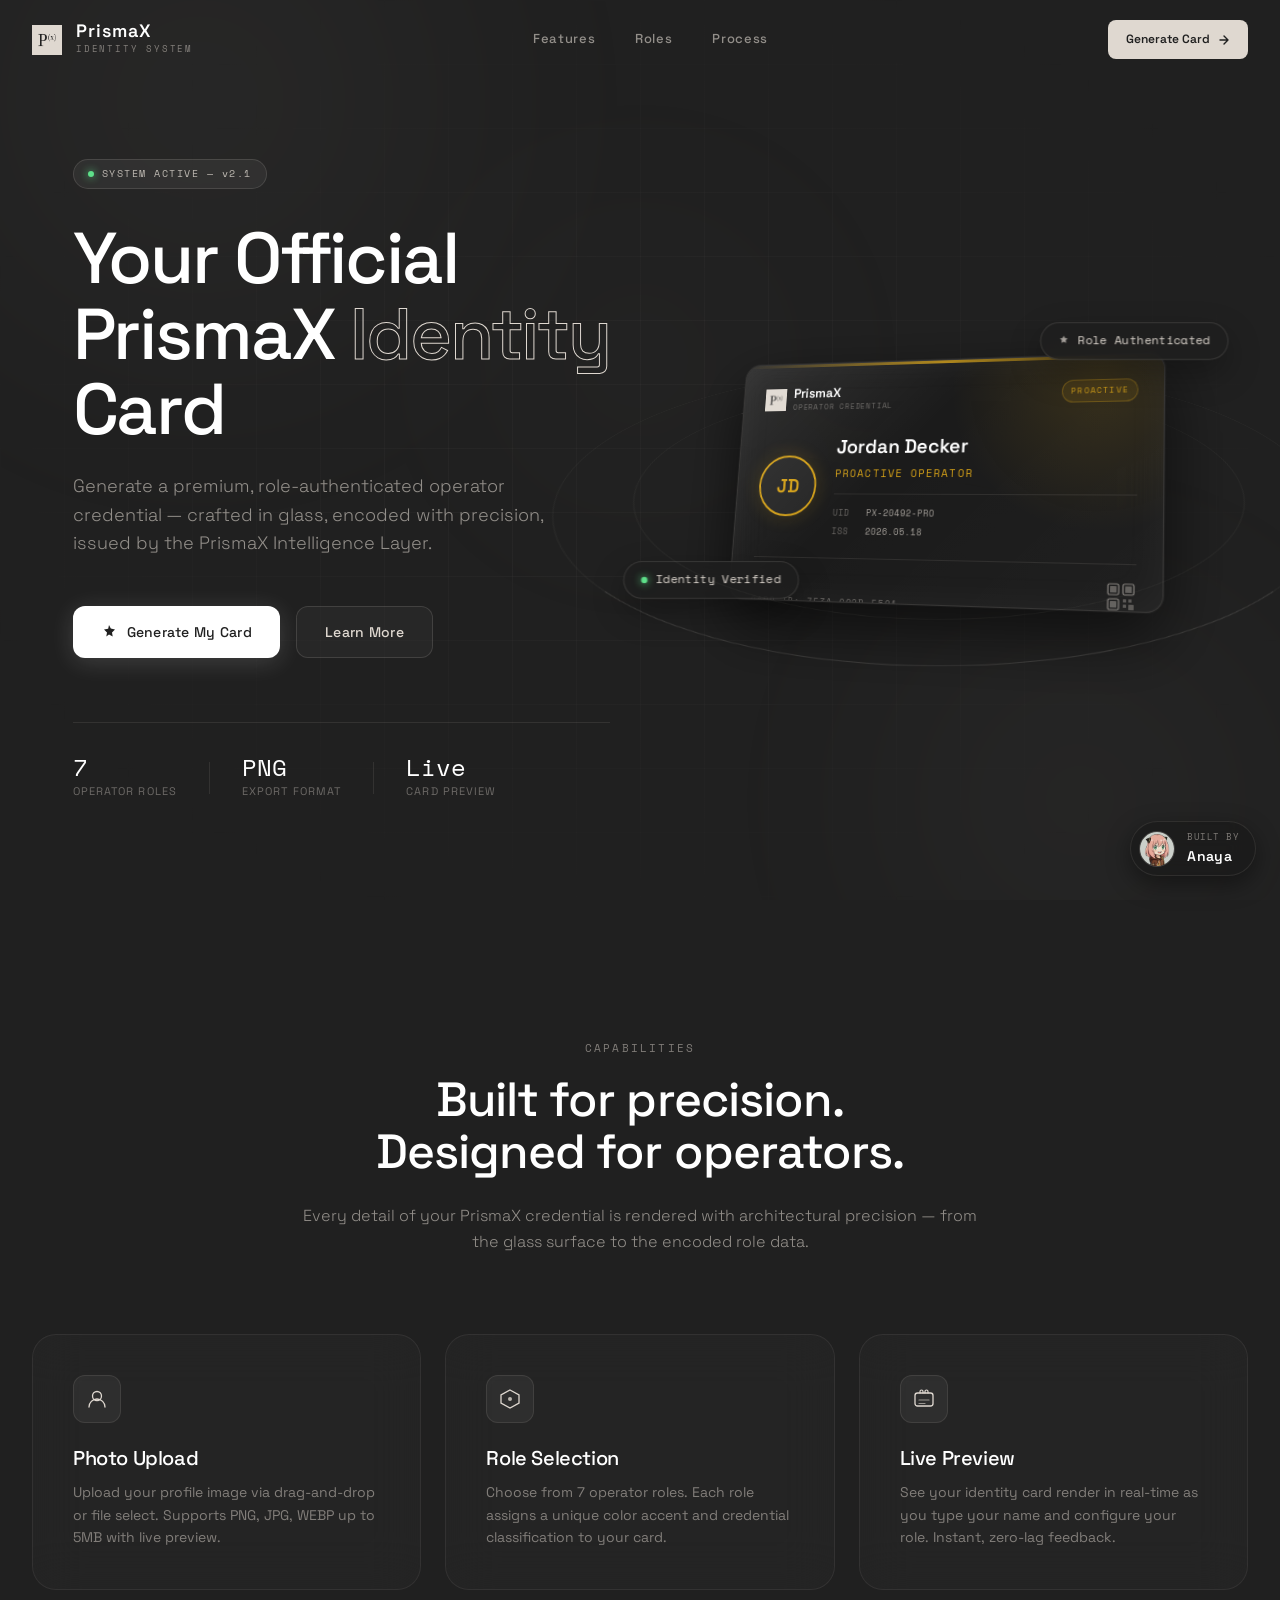
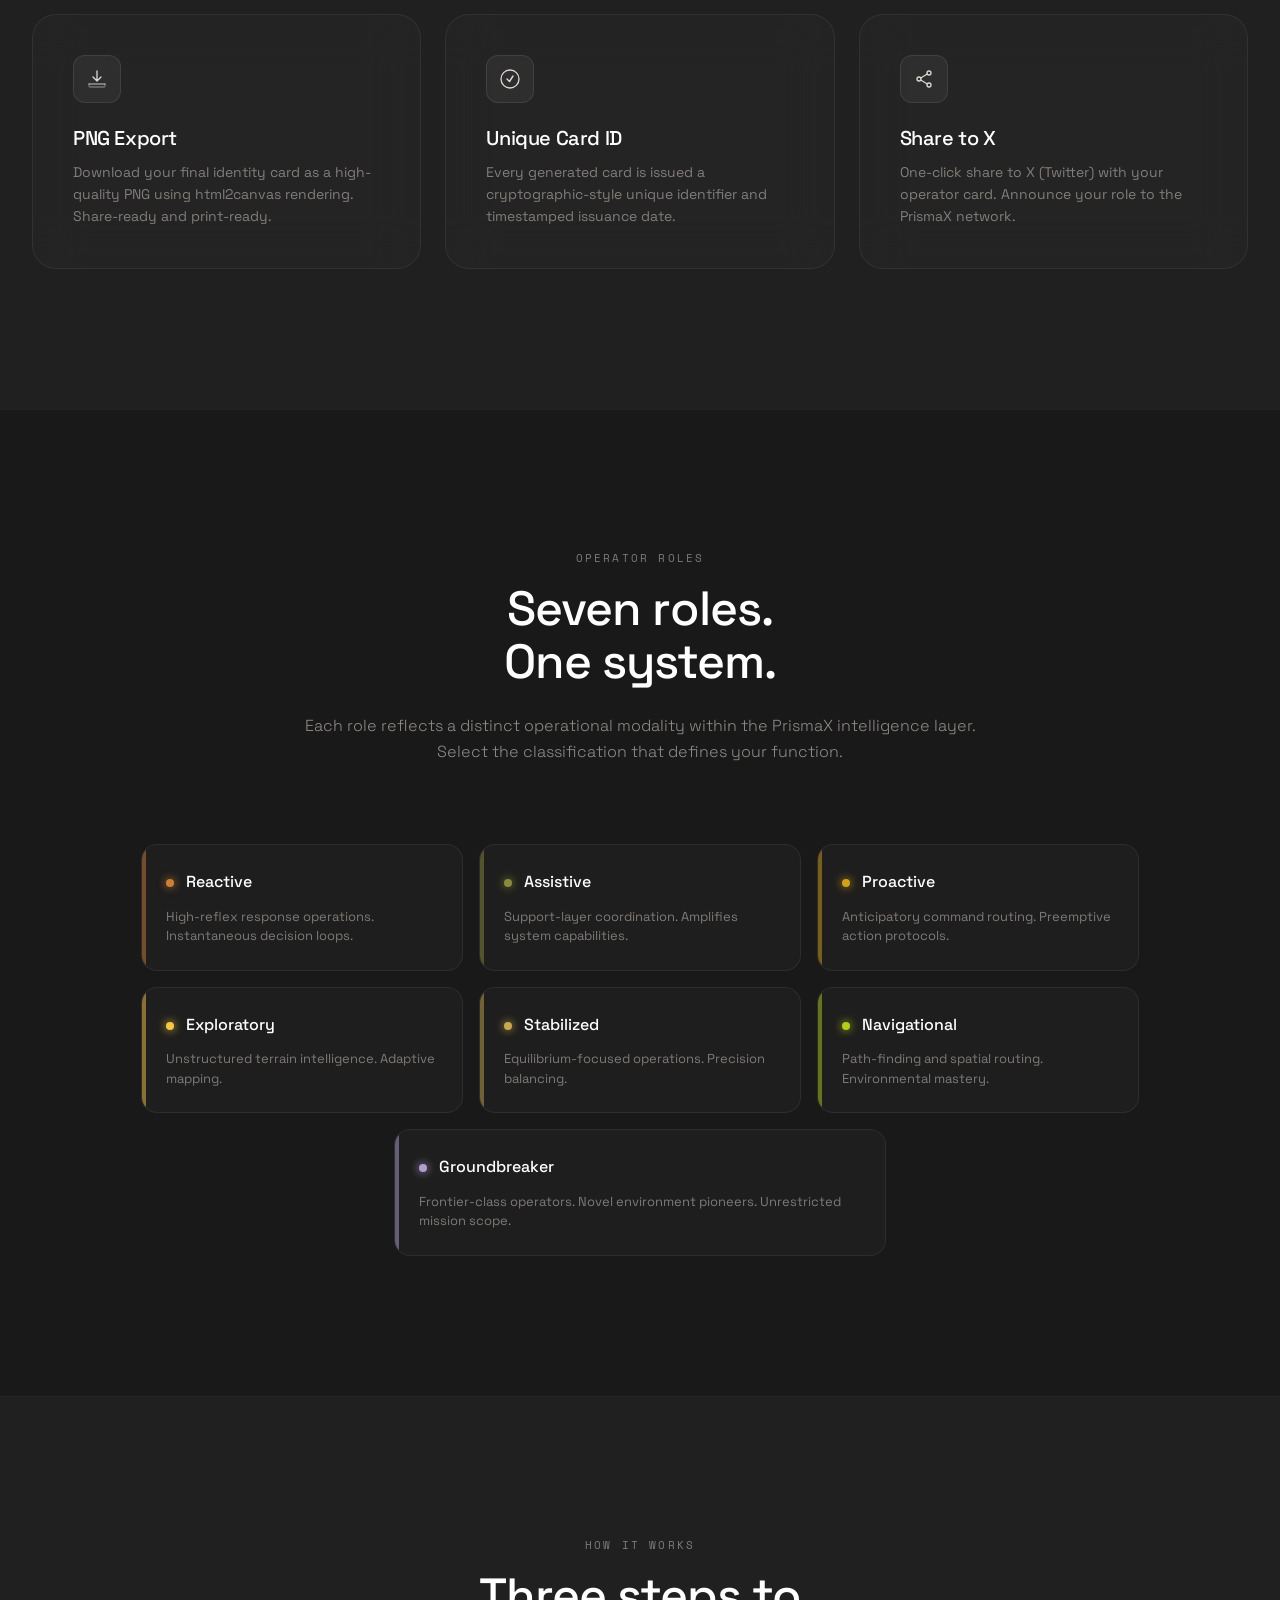
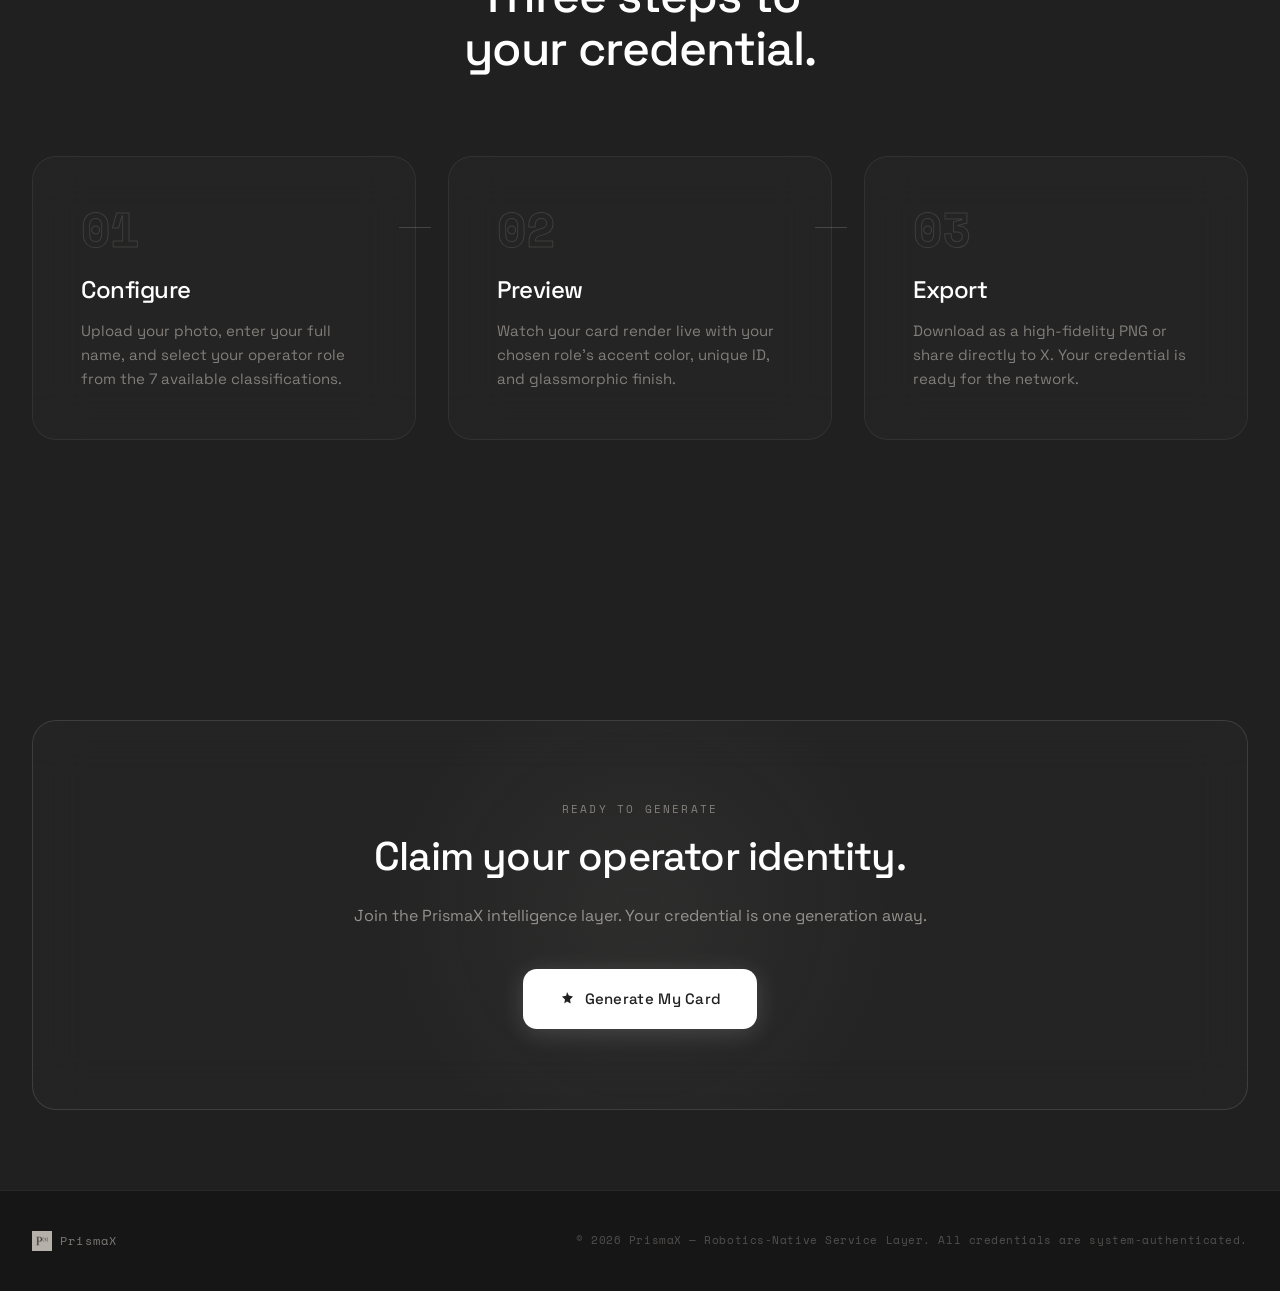
<file: index.html>
<!DOCTYPE html>
<html>
<head>
    <meta http-equiv="refresh" content="0; url=./identity-card/home.html" />
    <title>Redirecting to PrismaX...</title>
</head>
<body>
    <p>Redirecting to the PrismaX Identity System...</p>
    <script>
        window.location.href = "./identity-card/home.html";
    </script>
</body>
</html>
</file>
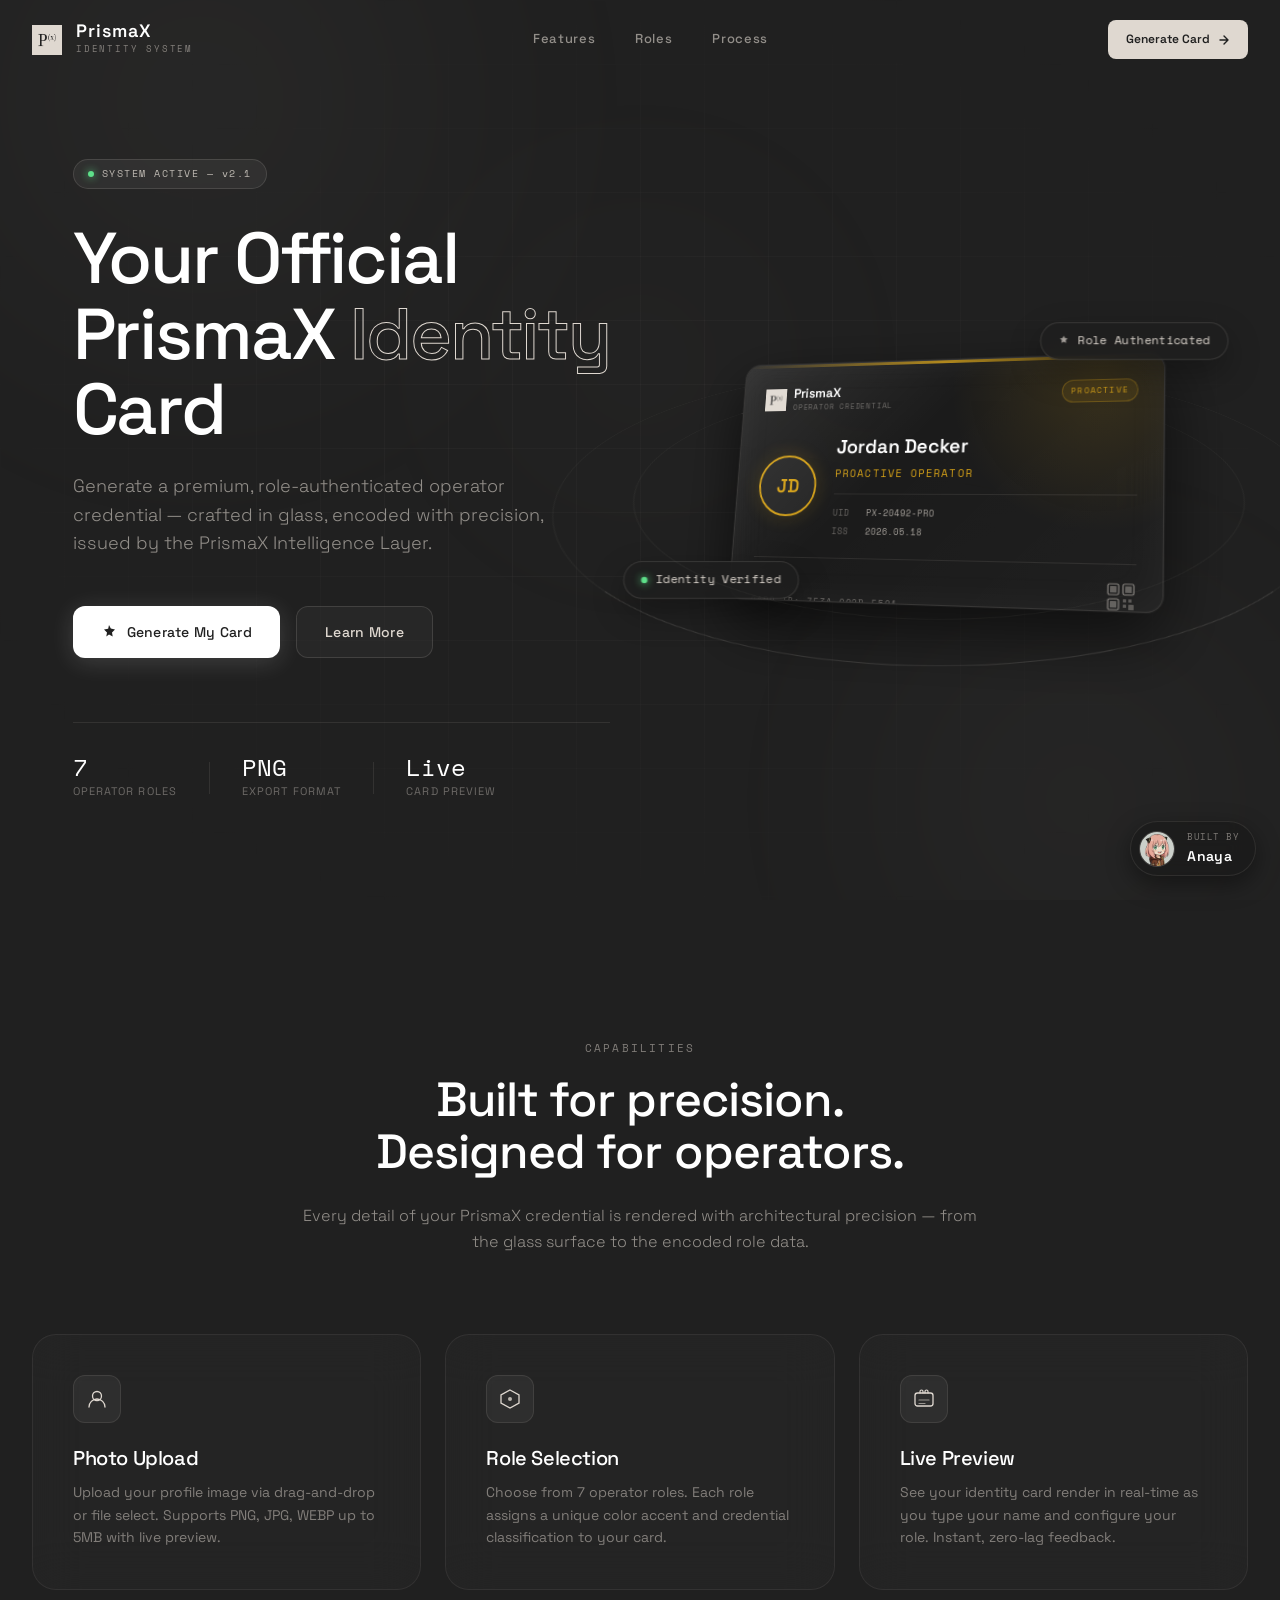
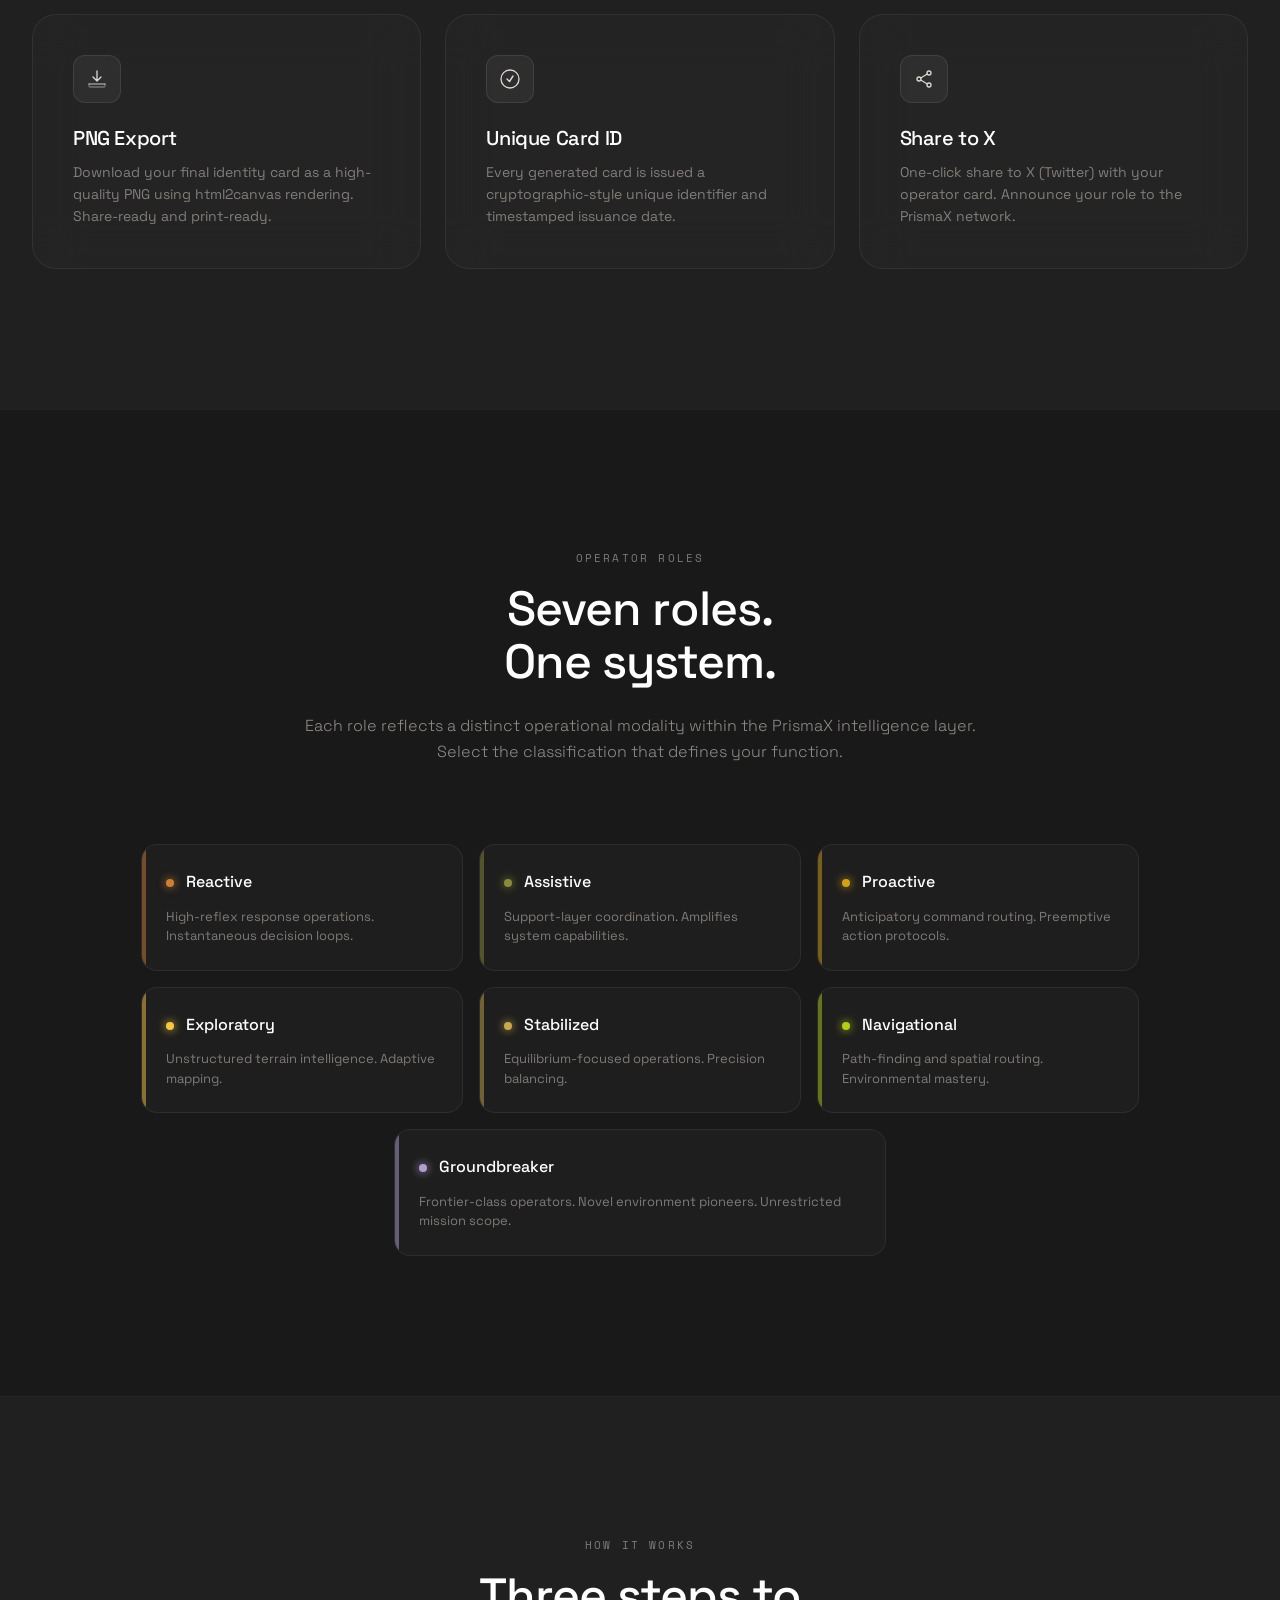
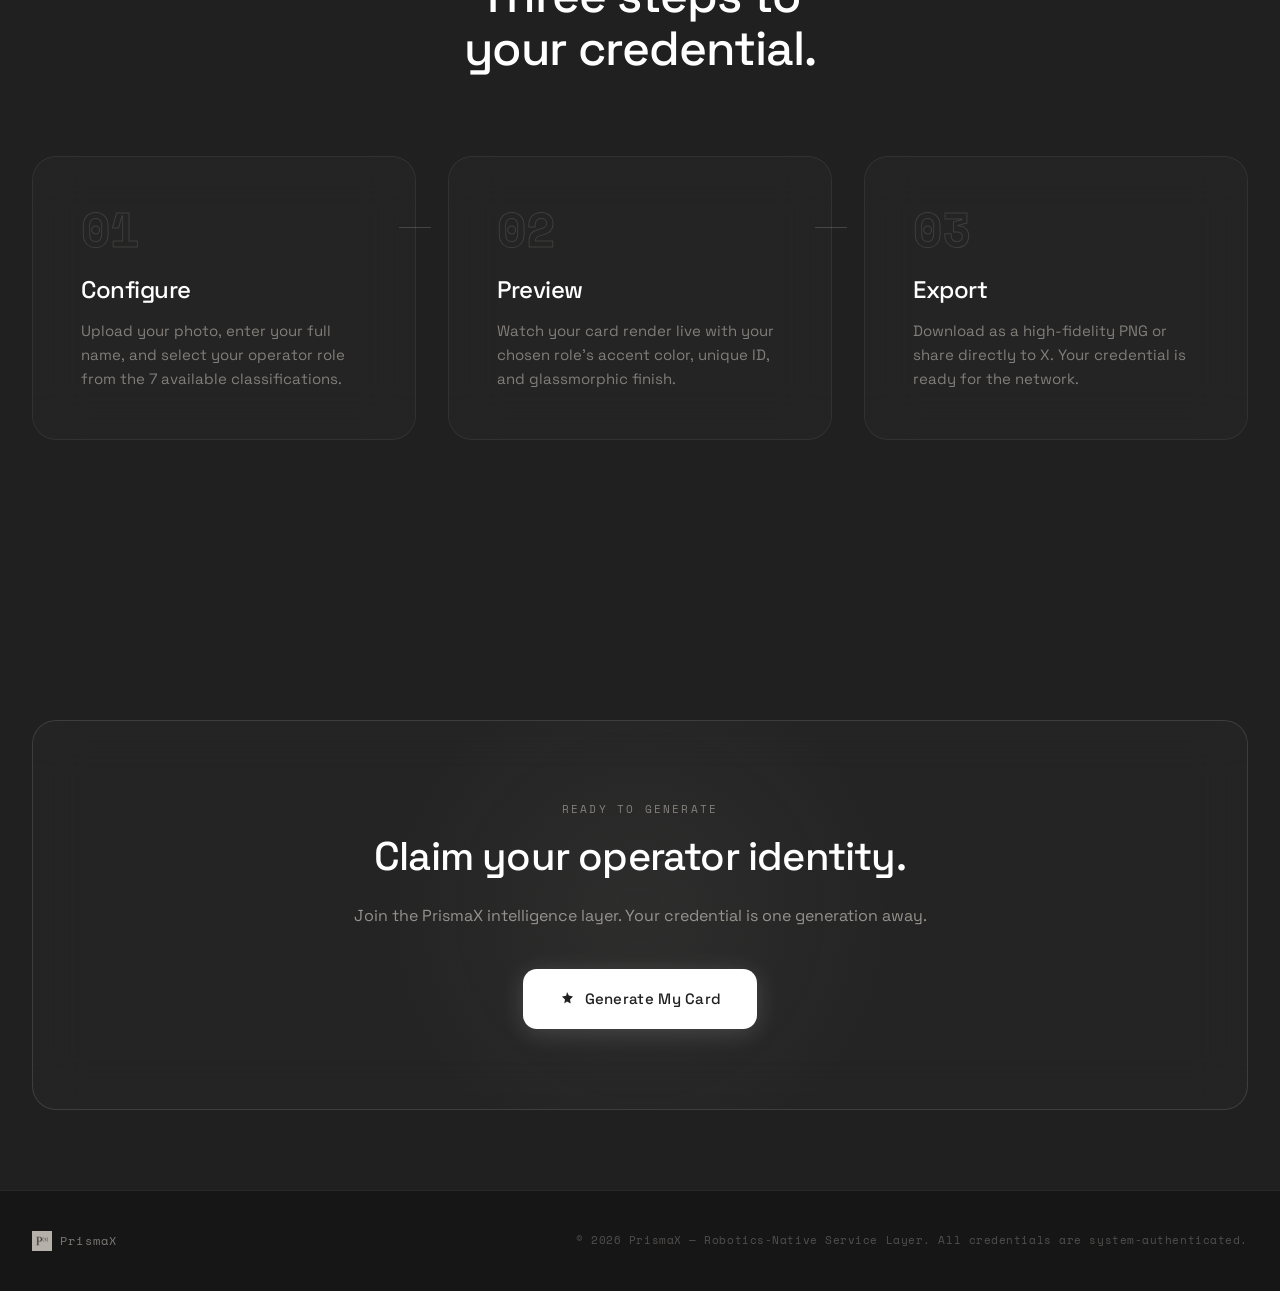
<file: identity-card/home.html>
<!DOCTYPE html>
<html lang="en">
<head>
  <meta charset="UTF-8" />
  <meta name="viewport" content="width=device-width, initial-scale=1.0" />
  <title>PrismaX — Identity Card Generator</title>
  <meta name="description" content="Generate your official PrismaX operator identity card. A premium credential system for robotics-native operators. Upload, configure, and export your glass-crafted identity." />
  <link rel="preconnect" href="https://fonts.googleapis.com" />
  <link rel="preconnect" href="https://fonts.gstatic.com" crossorigin />
  <link href="https://fonts.googleapis.com/css2?family=Inter:wght@300;400;500;600;700&family=Space+Grotesk:wght@300;400;500;600;700&family=Space+Mono:wght@400;700&display=swap" rel="stylesheet" />
  <link rel="stylesheet" href="/identity-card/home.css" />
</head>
<body>

  <!-- Background atmosphere -->
  <div class="bg-atmosphere">
    <div class="bg-orb bg-orb--1"></div>
    <div class="bg-orb bg-orb--2"></div>
    <div class="bg-orb bg-orb--3"></div>
    <div class="bg-grid"></div>
  </div>

  <!-- App Wrapper -->
  <div class="app-wrapper">

    <!-- Header -->
    <header class="site-header" id="siteHeader">
      <div class="header-inner">
        <div class="brand">
          <div class="brand-mark" style="display: flex; align-items: center;">
            <img src="/identity-card/logo.png" alt="PrismaX Logo" style="height: 30px; width: auto; object-fit: contain; display: block;" />
          </div>
          <div class="brand-text">
            <span class="brand-name">PrismaX</span>
            <span class="brand-sub">IDENTITY SYSTEM</span>
          </div>
        </div>
        <nav class="header-nav">
          <a href="#features" class="nav-link">Features</a>
          <a href="#roles" class="nav-link">Roles</a>
          <a href="#process" class="nav-link">Process</a>
        </nav>
        <a href="/identity-card/app" class="btn-header">
          <span>Generate Card</span>
          <svg width="12" height="12" viewBox="0 0 12 12" fill="none">
            <path d="M2 6h8M6 2l4 4-4 4" stroke="currentColor" stroke-width="1.4" stroke-linecap="round" stroke-linejoin="round"/>
          </svg>
        </a>
      </div>
    </header>

    <!-- ══════════════════ HERO ══════════════════ -->
    <section class="hero" id="hero">
      <div class="hero-inner">

        <!-- Status pill -->
        <div class="hero-pill">
          <span class="pill-dot"></span>
          <span class="pill-label">SYSTEM ACTIVE — v2.1</span>
        </div>

        <!-- Headline -->
        <h1 class="hero-title">
          Your Official
          <span class="hero-title-line">
            <span class="title-word">PrismaX</span>
            <span class="title-word title-word--accent">Identity</span>
          </span>
          Card
        </h1>

        <p class="hero-desc">
          Generate a premium, role-authenticated operator credential — crafted in glass, encoded with precision, issued by the PrismaX Intelligence Layer.
        </p>

        <div class="hero-actions">
          <a href="/identity-card/app" class="btn btn--primary" id="heroCtaBtn">
            <svg width="16" height="16" viewBox="0 0 16 16" fill="none">
              <path d="M8 1l1.8 3.6L14 5.6l-3 2.9.7 4.1L8 10.4 5.3 12.6l.7-4.1-3-2.9 4.2-.9L8 1z" fill="currentColor"/>
            </svg>
            Generate My Card
          </a>
          <a href="#features" class="btn btn--ghost">
            Learn More
          </a>
        </div>

        <!-- Hero meta row -->
        <div class="hero-meta">
          <div class="meta-stat">
            <span class="meta-val">7</span>
            <span class="meta-label">Operator Roles</span>
          </div>
          <div class="meta-divider"></div>
          <div class="meta-stat">
            <span class="meta-val">PNG</span>
            <span class="meta-label">Export Format</span>
          </div>
          <div class="meta-divider"></div>
          <div class="meta-stat">
            <span class="meta-val">Live</span>
            <span class="meta-label">Card Preview</span>
          </div>
        </div>

      </div>

      <!-- Hero visual: floating card mockup -->
      <div class="hero-visual" id="heroVisual">
        <div class="card-float-scene">

          <!-- Ambient rings -->
          <div class="ring ring--1"></div>
          <div class="ring ring--2"></div>

          <!-- Floating card -->
          <div class="card-mockup" id="cardMockup">
            <!-- Card accent bar -->
            <div class="cm-bar"></div>
            <!-- Glass sheen -->
            <div class="cm-sheen"></div>
            <!-- Card glow -->
            <div class="cm-glow"></div>

            <!-- Card content -->
            <div class="cm-inner">
              <div class="cm-top">
                <div class="cm-brand" style="display: flex; align-items: center; gap: 8px;">
                  <img src="/identity-card/logo.png" alt="PrismaX Logo" style="height: 24px; width: auto; object-fit: contain; display: block;" />
                  <div>
                    <span class="cm-brand-name">PrismaX</span>
                    <span class="cm-brand-sub">OPERATOR CREDENTIAL</span>
                  </div>
                </div>
                <span class="cm-badge">PROACTIVE</span>
              </div>

              <div class="cm-body">
                <div class="cm-avatar">
                  <div class="cm-avatar-initials">JD</div>
                </div>
                <div class="cm-info">
                  <div class="cm-name">Jordan Decker</div>
                  <div class="cm-role">Proactive Operator</div>
                  <div class="cm-divider"></div>
                  <div class="cm-meta">
                    <div class="cm-meta-row"><span class="cm-ml">UID</span><span class="cm-mv">PX-20492-PRO</span></div>
                    <div class="cm-meta-row"><span class="cm-ml">ISS</span><span class="cm-mv">2026.05.18</span></div>
                  </div>
                </div>
              </div>

              <div class="cm-footer">
                <span class="cm-id">CARD·ID: 7F3A-C02B-E591</span>
                <div class="cm-qr">
                  <svg width="28" height="28" viewBox="0 0 28 28" fill="none" opacity="0.5">
                    <rect x="2" y="2" width="10" height="10" rx="1.5" stroke="#DFD8D0" stroke-width="1.2" fill="none"/>
                    <rect x="4" y="4" width="6" height="6" fill="#DFD8D0" rx="0.5" opacity="0.7"/>
                    <rect x="16" y="2" width="10" height="10" rx="1.5" stroke="#DFD8D0" stroke-width="1.2" fill="none"/>
                    <rect x="18" y="4" width="6" height="6" fill="#DFD8D0" rx="0.5" opacity="0.7"/>
                    <rect x="2" y="16" width="10" height="10" rx="1.5" stroke="#DFD8D0" stroke-width="1.2" fill="none"/>
                    <rect x="4" y="18" width="6" height="6" fill="#DFD8D0" rx="0.5" opacity="0.7"/>
                    <rect x="16" y="16" width="3" height="3" fill="#DFD8D0" rx="0.5" opacity="0.6"/>
                    <rect x="21" y="16" width="3" height="3" fill="#DFD8D0" rx="0.5" opacity="0.6"/>
                    <rect x="16" y="21" width="3" height="3" fill="#DFD8D0" rx="0.5" opacity="0.6"/>
                    <rect x="21" y="21" width="5" height="5" fill="#DFD8D0" rx="0.5" opacity="0.6"/>
                  </svg>
                </div>
              </div>
            </div>
          </div>

          <!-- Floating detail chips -->
          <div class="float-chip float-chip--1">
            <span class="chip-dot chip-dot--green"></span>
            <span>Identity Verified</span>
          </div>
          <div class="float-chip float-chip--2">
            <svg width="11" height="11" viewBox="0 0 12 12" fill="none">
              <path d="M6 1l1.2 2.4 2.8.4-2 2 .5 2.7L6 7.2 3.5 8.5l.5-2.7-2-2 2.8-.4L6 1z" fill="rgba(223,216,208,0.7)"/>
            </svg>
            <span>Role Authenticated</span>
          </div>
        </div>
      </div>

    </section>

    <!-- ══════════════════ FEATURES ══════════════════ -->
    <section class="section features-section" id="features">
      <div class="section-inner">
        <div class="section-header">
          <p class="section-eyebrow">CAPABILITIES</p>
          <h2 class="section-title">Built for precision.<br/>Designed for operators.</h2>
          <p class="section-desc">Every detail of your PrismaX credential is rendered with architectural precision — from the glass surface to the encoded role data.</p>
        </div>

        <div class="features-grid">

          <div class="feature-card glass-card" id="feat1">
            <div class="feature-icon">
              <svg width="22" height="22" viewBox="0 0 22 22" fill="none">
                <circle cx="11" cy="8" r="4.5" stroke="#DFD8D0" stroke-width="1.3" fill="none"/>
                <path d="M3 19c0-4.4 3.6-8 8-8s8 3.6 8 8" stroke="#DFD8D0" stroke-width="1.3" stroke-linecap="round" fill="none"/>
              </svg>
            </div>
            <h3 class="feature-title">Photo Upload</h3>
            <p class="feature-desc">Upload your profile image via drag-and-drop or file select. Supports PNG, JPG, WEBP up to 5MB with live preview.</p>
          </div>

          <div class="feature-card glass-card" id="feat2">
            <div class="feature-icon">
              <svg width="22" height="22" viewBox="0 0 22 22" fill="none">
                <polygon points="11,2 20,7 20,15 11,20 2,15 2,7" stroke="#DFD8D0" stroke-width="1.3" fill="none"/>
                <circle cx="11" cy="11" r="2" fill="#DFD8D0" opacity="0.8"/>
              </svg>
            </div>
            <h3 class="feature-title">Role Selection</h3>
            <p class="feature-desc">Choose from 7 operator roles. Each role assigns a unique color accent and credential classification to your card.</p>
          </div>

          <div class="feature-card glass-card" id="feat3">
            <div class="feature-icon">
              <svg width="22" height="22" viewBox="0 0 22 22" fill="none">
                <rect x="2" y="5" width="18" height="13" rx="2.5" stroke="#DFD8D0" stroke-width="1.3" fill="none"/>
                <path d="M7 5V3.5a1.5 1.5 0 0 1 3 0V5M12 5V3.5a1.5 1.5 0 0 1 3 0V5" stroke="#DFD8D0" stroke-width="1.2" stroke-linecap="round"/>
                <path d="M6 12h10M6 15.5h6" stroke="#DFD8D0" stroke-width="1.2" stroke-linecap="round" opacity="0.6"/>
              </svg>
            </div>
            <h3 class="feature-title">Live Preview</h3>
            <p class="feature-desc">See your identity card render in real-time as you type your name and configure your role. Instant, zero-lag feedback.</p>
          </div>

          <div class="feature-card glass-card" id="feat4">
            <div class="feature-icon">
              <svg width="22" height="22" viewBox="0 0 22 22" fill="none">
                <path d="M11 3v10M7 9l4 4 4-4" stroke="#DFD8D0" stroke-width="1.3" stroke-linecap="round" stroke-linejoin="round"/>
                <path d="M3 16h16" stroke="#DFD8D0" stroke-width="1.3" stroke-linecap="round" opacity="0.6"/>
                <path d="M3 16v2a1 1 0 0 0 1 1h14a1 1 0 0 0 1-1v-2" stroke="#DFD8D0" stroke-width="1.3" stroke-linecap="round" opacity="0.4"/>
              </svg>
            </div>
            <h3 class="feature-title">PNG Export</h3>
            <p class="feature-desc">Download your final identity card as a high-quality PNG using html2canvas rendering. Share-ready and print-ready.</p>
          </div>

          <div class="feature-card glass-card" id="feat5">
            <div class="feature-icon">
              <svg width="22" height="22" viewBox="0 0 22 22" fill="none">
                <path d="M2 11a9 9 0 1 0 18 0 9 9 0 0 0-18 0z" stroke="#DFD8D0" stroke-width="1.3" fill="none"/>
                <path d="M8 11l2.5 2.5L14 8" stroke="#DFD8D0" stroke-width="1.4" stroke-linecap="round" stroke-linejoin="round"/>
              </svg>
            </div>
            <h3 class="feature-title">Unique Card ID</h3>
            <p class="feature-desc">Every generated card is issued a cryptographic-style unique identifier and timestamped issuance date.</p>
          </div>

          <div class="feature-card glass-card" id="feat6">
            <div class="feature-icon">
              <svg width="22" height="22" viewBox="0 0 22 22" fill="none">
                <circle cx="16" cy="5" r="2" stroke="#DFD8D0" stroke-width="1.3" fill="none"/>
                <circle cx="6" cy="11" r="2" stroke="#DFD8D0" stroke-width="1.3" fill="none"/>
                <circle cx="16" cy="17" r="2" stroke="#DFD8D0" stroke-width="1.3" fill="none"/>
                <line x1="7.8" y1="10.1" x2="14.2" y2="5.9" stroke="#DFD8D0" stroke-width="1.2" stroke-linecap="round"/>
                <line x1="7.8" y1="11.9" x2="14.2" y2="16.1" stroke="#DFD8D0" stroke-width="1.2" stroke-linecap="round"/>
              </svg>
            </div>
            <h3 class="feature-title">Share to X</h3>
            <p class="feature-desc">One-click share to X (Twitter) with your operator card. Announce your role to the PrismaX network.</p>
          </div>

        </div>
      </div>
    </section>

    <!-- ══════════════════ ROLES ══════════════════ -->
    <section class="section roles-section" id="roles">
      <div class="section-inner">
        <div class="section-header">
          <p class="section-eyebrow">OPERATOR ROLES</p>
          <h2 class="section-title">Seven roles.<br/>One system.</h2>
          <p class="section-desc">Each role reflects a distinct operational modality within the PrismaX intelligence layer. Select the classification that defines your function.</p>
        </div>

        <div class="roles-strip">

          <div class="role-tile" style="--rc: #CD7F32;">
            <div class="role-tile-accent"></div>
            <div class="role-tile-inner">
              <span class="role-tile-dot"></span>
              <span class="role-tile-name">Reactive</span>
              <p class="role-tile-desc">High-reflex response operations. Instantaneous decision loops.</p>
            </div>
          </div>

          <div class="role-tile" style="--rc: #8B8B3A;">
            <div class="role-tile-accent"></div>
            <div class="role-tile-inner">
              <span class="role-tile-dot"></span>
              <span class="role-tile-name">Assistive</span>
              <p class="role-tile-desc">Support-layer coordination. Amplifies system capabilities.</p>
            </div>
          </div>

          <div class="role-tile" style="--rc: #D4A017;">
            <div class="role-tile-accent"></div>
            <div class="role-tile-inner">
              <span class="role-tile-dot"></span>
              <span class="role-tile-name">Proactive</span>
              <p class="role-tile-desc">Anticipatory command routing. Preemptive action protocols.</p>
            </div>
          </div>

          <div class="role-tile" style="--rc: #F5C842;">
            <div class="role-tile-accent"></div>
            <div class="role-tile-inner">
              <span class="role-tile-dot"></span>
              <span class="role-tile-name">Exploratory</span>
              <p class="role-tile-desc">Unstructured terrain intelligence. Adaptive mapping.</p>
            </div>
          </div>

          <div class="role-tile" style="--rc: #C8A84B;">
            <div class="role-tile-accent"></div>
            <div class="role-tile-inner">
              <span class="role-tile-dot"></span>
              <span class="role-tile-name">Stabilized</span>
              <p class="role-tile-desc">Equilibrium-focused operations. Precision balancing.</p>
            </div>
          </div>

          <div class="role-tile" style="--rc: #B5CC18;">
            <div class="role-tile-accent"></div>
            <div class="role-tile-inner">
              <span class="role-tile-dot"></span>
              <span class="role-tile-name">Navigational</span>
              <p class="role-tile-desc">Path-finding and spatial routing. Environmental mastery.</p>
            </div>
          </div>

          <div class="role-tile role-tile--wide" style="--rc: #B09FCC;">
            <div class="role-tile-accent"></div>
            <div class="role-tile-inner">
              <span class="role-tile-dot"></span>
              <span class="role-tile-name">Groundbreaker</span>
              <p class="role-tile-desc">Frontier-class operators. Novel environment pioneers. Unrestricted mission scope.</p>
            </div>
          </div>

        </div>
      </div>
    </section>

    <!-- ══════════════════ PROCESS ══════════════════ -->
    <section class="section process-section" id="process">
      <div class="section-inner">
        <div class="section-header">
          <p class="section-eyebrow">HOW IT WORKS</p>
          <h2 class="section-title">Three steps to<br/>your credential.</h2>
        </div>

        <div class="steps">

          <div class="step glass-card" id="step1">
            <div class="step-num">01</div>
            <div class="step-content">
              <h3 class="step-title">Configure</h3>
              <p class="step-desc">Upload your photo, enter your full name, and select your operator role from the 7 available classifications.</p>
            </div>
            <div class="step-connector"></div>
          </div>

          <div class="step glass-card" id="step2">
            <div class="step-num">02</div>
            <div class="step-content">
              <h3 class="step-title">Preview</h3>
              <p class="step-desc">Watch your card render live with your chosen role's accent color, unique ID, and glassmorphic finish.</p>
            </div>
            <div class="step-connector"></div>
          </div>

          <div class="step glass-card" id="step3">
            <div class="step-num">03</div>
            <div class="step-content">
              <h3 class="step-title">Export</h3>
              <p class="step-desc">Download as a high-fidelity PNG or share directly to X. Your credential is ready for the network.</p>
            </div>
          </div>

        </div>

      </div>
    </section>

    <!-- ══════════════════ CTA ══════════════════ -->
    <section class="section cta-section">
      <div class="section-inner">
        <div class="cta-block glass-card">
          <div class="cta-glow"></div>
          <div class="cta-content">
            <p class="section-eyebrow" style="margin-bottom: 16px;">READY TO GENERATE</p>
            <h2 class="cta-title">Claim your operator identity.</h2>
            <p class="cta-desc">Join the PrismaX intelligence layer. Your credential is one generation away.</p>
            <a href="/identity-card/app" class="btn btn--primary btn--lg" id="ctaFinalBtn">
              <svg width="16" height="16" viewBox="0 0 16 16" fill="none">
                <path d="M8 1l1.8 3.6L14 5.6l-3 2.9.7 4.1L8 10.4 5.3 12.6l.7-4.1-3-2.9 4.2-.9L8 1z" fill="currentColor"/>
              </svg>
              Generate My Card
            </a>
          </div>
        </div>
      </div>
    </section>

    <!-- Footer -->
    <footer class="site-footer">
      <div class="footer-inner">
        <div class="footer-brand" style="display: flex; align-items: center; gap: 8px;">
          <img src="/identity-card/logo.png" alt="PrismaX Logo" style="height: 20px; width: auto; object-fit: contain; display: block; opacity: 0.8;" />
          <span>PrismaX</span>
        </div>
        <p class="footer-copy">© 2026 PrismaX — Robotics-Native Service Layer. All credentials are system-authenticated.</p>
      </div>
    </footer>

  </div><!-- /app-wrapper -->

  <a href="https://x.com/anya_yfa7" target="_blank" class="creator-badge">
    <img src="/identity-card/anaya.png.jpg" alt="Anaya" class="creator-pfp">
    <div class="creator-text">
      <span>Built by</span>
      <strong>Anaya</strong>
    </div>
  </a>

  <script src="/identity-card/home.js"></script>
</body>
</html>
</file>
<file: identity-card/home.css>
/* =========================================
   PRISMAX IDENTITY SYSTEM — HOMEPAGE
   ========================================= */

:root {
  /* Core Palette */
  --bg: #202020;
  --bg-elevated: #282828;
  --cream: #DFD8D0;
  --white: #FFFFFF;

  /* Glass Tokens */
  --glass-bg: rgba(255, 255, 255, 0.02);
  --glass-bg-hover: rgba(255, 255, 255, 0.04);
  --glass-border: rgba(223, 216, 208, 0.08);
  --glass-border-hover: rgba(223, 216, 208, 0.15);
  --glass-blur: 24px;
  
  /* Accent & Glow */
  --accent: #DFD8D0;
  --accent-glow: rgba(223, 216, 208, 0.15);
  --accent-glow-strong: rgba(223, 216, 208, 0.25);

  /* Typography */
  --font-sans: 'Space Grotesk', 'Inter', -apple-system, BlinkMacSystemFont, sans-serif;
  --font-mono: 'Space Mono', SFMono-Regular, Consolas, monospace;
  
  /* Spacing */
  --section-py: 140px;
  --container-px: 32px;
  
  /* Easing */
  --ease-spring: cubic-bezier(0.175, 0.885, 0.32, 1.1);
  --ease-smooth: cubic-bezier(0.23, 1, 0.32, 1);
}

/* ── Reset & Base ───────────────────────── */
*, *::before, *::after {
  box-sizing: border-box;
  margin: 0;
  padding: 0;
}

html {
  scroll-behavior: smooth;
  background: var(--bg);
}

body {
  font-family: var(--font-sans);
  background: var(--bg);
  color: var(--cream);
  min-height: 100vh;
  overflow-x: hidden;
  -webkit-font-smoothing: antialiased;
  -moz-osx-font-smoothing: grayscale;
  line-height: 1.6;
}

a {
  text-decoration: none;
  color: inherit;
}

ul {
  list-style: none;
}

/* ── Typography Utility ─────────────────── */
h1, h2, h3, h4, h5, h6 {
  font-weight: 500;
  color: var(--white);
  line-height: 1.1;
  letter-spacing: -0.02em;
}

.text-mono {
  font-family: var(--font-mono);
  text-transform: uppercase;
  letter-spacing: 0.1em;
}

/* ── Background Atmosphere ──────────────── */
.bg-atmosphere {
  position: fixed;
  inset: 0;
  pointer-events: none;
  z-index: 0;
  overflow: hidden;
}

.bg-orb {
  position: absolute;
  border-radius: 50%;
  filter: blur(120px);
  opacity: 0.05;
  transition: transform 1s var(--ease-smooth);
}

.bg-orb--1 {
  width: 800px;
  height: 800px;
  background: radial-gradient(circle, var(--cream) 0%, transparent 70%);
  top: -300px;
  left: -200px;
}

.bg-orb--2 {
  width: 600px;
  height: 600px;
  background: radial-gradient(circle, var(--cream) 0%, transparent 70%);
  bottom: -200px;
  right: -100px;
}

.bg-orb--3 {
  width: 500px;
  height: 500px;
  background: radial-gradient(circle, var(--cream) 0%, transparent 70%);
  top: 40%;
  left: 50%;
  transform: translate(-50%, -50%);
  opacity: 0.03;
}

.bg-grid {
  position: absolute;
  inset: 0;
  background-image:
    linear-gradient(rgba(223, 216, 208, 0.03) 1px, transparent 1px),
    linear-gradient(90deg, rgba(223, 216, 208, 0.03) 1px, transparent 1px);
  background-size: 64px 64px;
  mask-image: radial-gradient(ellipse at center, black 20%, transparent 80%);
  -webkit-mask-image: radial-gradient(ellipse at center, black 20%, transparent 80%);
}

/* ── App Wrapper ────────────────────────── */
.app-wrapper {
  position: relative;
  z-index: 1;
  display: flex;
  flex-direction: column;
}

/* ── Buttons ────────────────────────────── */
.btn {
  display: inline-flex;
  align-items: center;
  justify-content: center;
  gap: 10px;
  padding: 14px 28px;
  border-radius: 12px;
  border: none;
  cursor: pointer;
  font-family: var(--font-sans);
  font-size: 14px;
  font-weight: 500;
  letter-spacing: 0.02em;
  transition: all 0.3s var(--ease-smooth);
  white-space: nowrap;
}

.btn--primary {
  background: var(--white);
  color: var(--bg);
  box-shadow: 0 4px 24px rgba(255, 255, 255, 0.15);
}

.btn--primary:hover {
  transform: translateY(-2px);
  box-shadow: 0 8px 32px rgba(255, 255, 255, 0.25);
  background: var(--cream);
}

.btn--ghost {
  background: rgba(255, 255, 255, 0.03);
  border: 1px solid rgba(223, 216, 208, 0.15);
  color: var(--cream);
  backdrop-filter: blur(8px);
}

.btn--ghost:hover {
  background: rgba(255, 255, 255, 0.08);
  border-color: rgba(223, 216, 208, 0.3);
  color: var(--white);
  transform: translateY(-2px);
}

.btn--lg {
  padding: 18px 36px;
  font-size: 15px;
  border-radius: 14px;
}

/* ── Header ─────────────────────────────── */
.site-header {
  position: fixed;
  top: 0;
  left: 0;
  right: 0;
  z-index: 100;
  border-bottom: 1px solid transparent;
  transition: all 0.4s var(--ease-smooth);
  padding: 20px 0;
}

.site-header.scrolled {
  background: rgba(32, 32, 32, 0.8);
  backdrop-filter: blur(var(--glass-blur));
  -webkit-backdrop-filter: blur(var(--glass-blur));
  border-bottom: 1px solid var(--glass-border);
  padding: 12px 0;
}

.header-inner {
  max-width: 1400px;
  margin: 0 auto;
  padding: 0 var(--container-px);
  display: flex;
  align-items: center;
  justify-content: space-between;
}

.brand {
  display: flex;
  align-items: center;
  gap: 14px;
  transition: opacity 0.3s ease;
}

.brand:hover {
  opacity: 0.8;
}

.brand-text {
  display: flex;
  flex-direction: column;
  gap: 2px;
}

.brand-name {
  font-size: 18px;
  font-weight: 600;
  letter-spacing: 0.06em;
  color: var(--white);
  line-height: 1;
}

.brand-sub {
  font-size: 9px;
  letter-spacing: 0.2em;
  color: rgba(223, 216, 208, 0.5);
  font-family: var(--font-mono);
}

.header-nav {
  display: flex;
  gap: 40px;
}

.nav-link {
  font-size: 13px;
  font-weight: 500;
  color: rgba(223, 216, 208, 0.6);
  letter-spacing: 0.05em;
  transition: color 0.2s ease;
  position: relative;
}

.nav-link::after {
  content: '';
  position: absolute;
  bottom: -4px;
  left: 0;
  width: 0;
  height: 1px;
  background: var(--cream);
  transition: width 0.3s var(--ease-smooth);
}

.nav-link:hover {
  color: var(--white);
}

.nav-link:hover::after {
  width: 100%;
}

.btn-header {
  display: flex;
  align-items: center;
  gap: 8px;
  font-size: 12px;
  font-weight: 600;
  color: var(--bg);
  background: var(--cream);
  padding: 10px 18px;
  border-radius: 8px;
  transition: all 0.3s var(--ease-smooth);
}

.btn-header:hover {
  background: var(--white);
  transform: translateY(-1px);
  box-shadow: 0 4px 16px rgba(223, 216, 208, 0.2);
}

/* ── Hero Section ───────────────────────── */
.hero {
  min-height: 100vh;
  display: grid;
  grid-template-columns: 1fr 1fr;
  align-items: center;
  max-width: 1400px;
  margin: 0 auto;
  padding: 120px var(--container-px) 60px;
  gap: 60px;
  position: relative;
}

.hero-inner {
  max-width: 600px;
  z-index: 2;
  animation: fadeUp 1s var(--ease-smooth) forwards;
}

.hero-pill {
  display: inline-flex;
  align-items: center;
  gap: 8px;
  background: rgba(255, 255, 255, 0.05);
  border: 1px solid rgba(223, 216, 208, 0.15);
  padding: 6px 14px;
  border-radius: 20px;
  margin-bottom: 32px;
  backdrop-filter: blur(10px);
}

.pill-dot {
  width: 6px;
  height: 6px;
  background: #5EE08A;
  border-radius: 50%;
  box-shadow: 0 0 8px #5EE08A;
  animation: pulse 2s infinite;
}

.pill-label {
  font-size: 10px;
  font-family: var(--font-mono);
  letter-spacing: 0.15em;
  color: rgba(223, 216, 208, 0.8);
}

.hero-title {
  font-size: clamp(48px, 6vw, 72px);
  font-weight: 500;
  line-height: 1.05;
  margin-bottom: 24px;
  letter-spacing: -0.03em;
}

.hero-title-line {
  display: block;
}

.title-word--accent {
  color: transparent;
  -webkit-text-stroke: 1px var(--cream);
  position: relative;
}

.title-word--accent::after {
  content: 'Identity';
  position: absolute;
  left: 0;
  top: 0;
  color: var(--white);
  opacity: 0;
  transition: opacity 0.5s ease;
  filter: blur(8px);
}

.hero:hover .title-word--accent::after {
  opacity: 0.3;
}

.hero-desc {
  font-size: 18px;
  color: rgba(223, 216, 208, 0.6);
  margin-bottom: 48px;
  line-height: 1.6;
  font-weight: 300;
  max-width: 520px;
}

.hero-actions {
  display: flex;
  gap: 16px;
  margin-bottom: 64px;
}

.hero-meta {
  display: flex;
  align-items: center;
  gap: 32px;
  border-top: 1px solid rgba(223, 216, 208, 0.1);
  padding-top: 32px;
}

.meta-stat {
  display: flex;
  flex-direction: column;
  gap: 4px;
}

.meta-val {
  font-family: var(--font-mono);
  font-size: 24px;
  color: var(--white);
  line-height: 1;
}

.meta-label {
  font-size: 11px;
  letter-spacing: 0.1em;
  color: rgba(223, 216, 208, 0.4);
  text-transform: uppercase;
}

.meta-divider {
  width: 1px;
  height: 32px;
  background: rgba(223, 216, 208, 0.1);
}

/* Hero Visual (Floating Card) */
.hero-visual {
  position: relative;
  height: 100%;
  display: flex;
  align-items: center;
  justify-content: center;
  perspective: 1000px;
  z-index: 1;
}

.card-float-scene {
  position: relative;
  width: 100%;
  max-width: 500px;
  aspect-ratio: 4/3;
  transform-style: preserve-3d;
  animation: float 8s ease-in-out infinite;
}

.ring {
  position: absolute;
  top: 50%;
  left: 50%;
  transform: translate(-50%, -50%) rotateX(60deg);
  border: 1px solid rgba(223, 216, 208, 0.05);
  border-radius: 50%;
}

.ring--1 {
  width: 120%;
  height: 120%;
  border-top-color: rgba(223, 216, 208, 0.2);
  animation: spin 20s linear infinite;
}

.ring--2 {
  width: 150%;
  height: 150%;
  border-bottom-color: rgba(223, 216, 208, 0.15);
  animation: spin 30s linear infinite reverse;
}

.card-mockup {
  position: absolute;
  inset: 0;
  margin: auto;
  width: 440px;
  height: 250px;
  background: rgba(26, 26, 26, 0.9);
  border-radius: 16px;
  border: 1px solid rgba(223, 216, 208, 0.15);
  box-shadow: 
    0 24px 64px rgba(0, 0, 0, 0.6),
    0 0 0 1px rgba(255, 255, 255, 0.05),
    inset 0 0 40px rgba(223, 216, 208, 0.05);
  transform: rotateY(-15deg) rotateX(10deg);
  transition: transform 0.5s var(--ease-smooth);
  overflow: hidden;
  backdrop-filter: blur(20px);
}

.card-mockup:hover {
  transform: rotateY(-5deg) rotateX(5deg) scale(1.05);
}

.cm-bar {
  position: absolute;
  top: 0;
  left: 0;
  right: 0;
  height: 3px;
  background: linear-gradient(90deg, transparent, #D4A017, transparent);
  opacity: 0.8;
}

.cm-sheen {
  position: absolute;
  inset: 0;
  background: linear-gradient(135deg, rgba(255, 255, 255, 0.1) 0%, transparent 40%, rgba(255, 255, 255, 0.02) 100%);
  pointer-events: none;
  z-index: 10;
}

.cm-glow {
  position: absolute;
  top: -50%;
  right: -20%;
  width: 300px;
  height: 300px;
  background: radial-gradient(circle, rgba(212, 160, 23, 0.15) 0%, transparent 70%);
  pointer-events: none;
  border-radius: 50%;
}

.cm-inner {
  padding: 24px;
  height: 100%;
  display: flex;
  flex-direction: column;
  position: relative;
  z-index: 2;
}

.cm-top {
  display: flex;
  justify-content: space-between;
  align-items: flex-start;
  margin-bottom: 20px;
}

.cm-brand {
  display: flex;
  align-items: center;
  gap: 8px;
}

.cm-brand-name {
  display: block;
  font-size: 14px;
  font-weight: 600;
  color: var(--white);
  line-height: 1;
}

.cm-brand-sub {
  display: block;
  font-size: 8px;
  font-family: var(--font-mono);
  color: rgba(223, 216, 208, 0.4);
  margin-top: 2px;
  letter-spacing: 0.1em;
}

.cm-badge {
  font-size: 8px;
  font-family: var(--font-mono);
  color: #D4A017;
  border: 1px solid rgba(212, 160, 23, 0.3);
  padding: 4px 8px;
  border-radius: 12px;
  letter-spacing: 0.15em;
  background: rgba(212, 160, 23, 0.1);
}

.cm-body {
  display: flex;
  gap: 20px;
  align-items: center;
  flex: 1;
}

.cm-avatar {
  width: 64px;
  height: 64px;
  border-radius: 50%;
  border: 2px solid #D4A017;
  background: rgba(255, 255, 255, 0.05);
  display: flex;
  align-items: center;
  justify-content: center;
  box-shadow: 0 0 20px rgba(212, 160, 23, 0.2);
}

.cm-avatar-initials {
  font-size: 20px;
  font-weight: 600;
  color: #D4A017;
}

.cm-info {
  flex: 1;
}

.cm-name {
  font-size: 20px;
  font-weight: 600;
  color: var(--white);
  margin-bottom: 4px;
}

.cm-role {
  font-size: 11px;
  font-family: var(--font-mono);
  color: #D4A017;
  letter-spacing: 0.1em;
  text-transform: uppercase;
  margin-bottom: 12px;
}

.cm-divider {
  height: 1px;
  background: rgba(223, 216, 208, 0.1);
  margin-bottom: 12px;
}

.cm-meta-row {
  display: flex;
  gap: 12px;
  font-family: var(--font-mono);
  font-size: 9px;
  margin-bottom: 4px;
}

.cm-ml {
  color: rgba(223, 216, 208, 0.4);
  width: 24px;
}

.cm-mv {
  color: rgba(223, 216, 208, 0.7);
}

.cm-footer {
  display: flex;
  justify-content: space-between;
  align-items: flex-end;
  border-top: 1px solid rgba(223, 216, 208, 0.1);
  padding-top: 16px;
  margin-top: 16px;
}

.cm-id {
  font-size: 9px;
  font-family: var(--font-mono);
  color: rgba(223, 216, 208, 0.4);
  letter-spacing: 0.1em;
}

.float-chip {
  position: absolute;
  display: flex;
  align-items: center;
  gap: 8px;
  background: rgba(30, 30, 30, 0.8);
  backdrop-filter: blur(12px);
  border: 1px solid rgba(223, 216, 208, 0.15);
  padding: 8px 16px;
  border-radius: 20px;
  font-size: 11px;
  color: var(--cream);
  font-family: var(--font-mono);
  box-shadow: 0 12px 32px rgba(0, 0, 0, 0.3);
  transform: translateZ(50px);
}

.float-chip--1 {
  bottom: 20%;
  left: -10%;
  animation: floatDelay 6s ease-in-out infinite;
}

.float-chip--2 {
  top: 10%;
  right: -5%;
  animation: floatDelay 7s ease-in-out infinite 1s;
}

.chip-dot {
  width: 6px;
  height: 6px;
  border-radius: 50%;
}

.chip-dot--green {
  background: #5EE08A;
  box-shadow: 0 0 8px #5EE08A;
}

/* ── Generic Section Styles ──────────────── */
.section {
  padding: var(--section-py) 0;
  position: relative;
  z-index: 2;
}

.section-inner {
  max-width: 1400px;
  margin: 0 auto;
  padding: 0 var(--container-px);
}

.section-header {
  text-align: center;
  max-width: 700px;
  margin: 0 auto 80px;
}

.section-eyebrow {
  font-family: var(--font-mono);
  font-size: 11px;
  letter-spacing: 0.2em;
  color: rgba(223, 216, 208, 0.5);
  margin-bottom: 16px;
}

.section-title {
  font-size: clamp(32px, 4vw, 48px);
  margin-bottom: 24px;
}

.section-desc {
  font-size: 16px;
  color: rgba(223, 216, 208, 0.6);
  line-height: 1.6;
  font-weight: 300;
}

/* Glass Card Component */
.glass-card {
  background: var(--glass-bg);
  border: 1px solid var(--glass-border);
  border-radius: 24px;
  backdrop-filter: blur(var(--glass-blur));
  -webkit-backdrop-filter: blur(var(--glass-blur));
  padding: 40px;
  transition: all 0.4s var(--ease-smooth);
}

.glass-card:hover {
  background: var(--glass-bg-hover);
  border-color: var(--glass-border-hover);
  transform: translateY(-4px);
  box-shadow: 0 24px 48px rgba(0, 0, 0, 0.2);
}

/* ── Features Grid ──────────────────────── */
.features-grid {
  display: grid;
  grid-template-columns: repeat(auto-fit, minmax(350px, 1fr));
  gap: 24px;
}

.feature-card {
  display: flex;
  flex-direction: column;
  align-items: flex-start;
}

.feature-icon {
  width: 48px;
  height: 48px;
  border-radius: 12px;
  background: rgba(255, 255, 255, 0.05);
  border: 1px solid rgba(223, 216, 208, 0.1);
  display: flex;
  align-items: center;
  justify-content: center;
  margin-bottom: 24px;
  transition: all 0.3s ease;
}

.feature-card:hover .feature-icon {
  background: rgba(255, 255, 255, 0.1);
  border-color: rgba(223, 216, 208, 0.3);
  transform: scale(1.05);
}

.feature-title {
  font-size: 20px;
  margin-bottom: 12px;
}

.feature-desc {
  font-size: 14px;
  color: rgba(223, 216, 208, 0.5);
  line-height: 1.6;
}

/* ── Roles Strip ────────────────────────── */
.roles-section {
  background: rgba(0, 0, 0, 0.2);
  border-top: 1px solid rgba(223, 216, 208, 0.05);
  border-bottom: 1px solid rgba(223, 216, 208, 0.05);
  position: relative;
  overflow: hidden;
}

.roles-strip {
  display: flex;
  flex-wrap: wrap;
  justify-content: center;
  gap: 16px;
  max-width: 1000px;
  margin: 0 auto;
}

.role-tile {
  background: rgba(255, 255, 255, 0.02);
  border: 1px solid rgba(223, 216, 208, 0.08);
  border-radius: 16px;
  padding: 24px;
  width: calc(33.333% - 11px);
  position: relative;
  overflow: hidden;
  transition: all 0.4s var(--ease-smooth);
  cursor: pointer;
}

.role-tile--wide {
  width: calc(50% - 8px);
}

.role-tile:hover {
  background: rgba(255, 255, 255, 0.05);
  border-color: var(--rc);
  transform: translateY(-4px);
  box-shadow: 0 12px 32px rgba(0, 0, 0, 0.3), inset 0 0 20px rgba(255, 255, 255, 0.02);
}

.role-tile-accent {
  position: absolute;
  top: 0;
  left: 0;
  width: 4px;
  height: 100%;
  background: var(--rc);
  opacity: 0.5;
  transition: opacity 0.3s ease;
}

.role-tile:hover .role-tile-accent {
  opacity: 1;
}

.role-tile-inner {
  position: relative;
  z-index: 2;
}

.role-tile-dot {
  display: inline-block;
  width: 8px;
  height: 8px;
  border-radius: 50%;
  background: var(--rc);
  margin-right: 8px;
  box-shadow: 0 0 10px var(--rc);
}

.role-tile-name {
  font-size: 16px;
  font-weight: 500;
  color: var(--white);
}

.role-tile-desc {
  margin-top: 12px;
  font-size: 13px;
  color: rgba(223, 216, 208, 0.5);
  line-height: 1.5;
}

/* ── Process ────────────────────────────── */
.steps {
  display: grid;
  grid-template-columns: repeat(3, 1fr);
  gap: 32px;
  position: relative;
}

.step {
  position: relative;
  display: flex;
  flex-direction: column;
  padding: 48px;
}

.step-num {
  font-family: var(--font-mono);
  font-size: 48px;
  font-weight: 700;
  color: transparent;
  -webkit-text-stroke: 1px rgba(223, 216, 208, 0.15);
  margin-bottom: 24px;
  line-height: 1;
}

.step-title {
  font-size: 24px;
  margin-bottom: 16px;
}

.step-desc {
  font-size: 15px;
  color: rgba(223, 216, 208, 0.5);
}

.step-connector {
  position: absolute;
  top: 70px;
  right: -16px;
  width: 32px;
  height: 1px;
  background: rgba(223, 216, 208, 0.2);
}

/* ── CTA ────────────────────────────────── */
.cta-section {
  padding-bottom: 80px;
}

.cta-block {
  text-align: center;
  padding: 80px 40px;
  position: relative;
  overflow: hidden;
  border-color: rgba(223, 216, 208, 0.15);
}

.cta-glow {
  position: absolute;
  top: 50%;
  left: 50%;
  transform: translate(-50%, -50%);
  width: 600px;
  height: 600px;
  background: radial-gradient(circle, rgba(223, 216, 208, 0.05) 0%, transparent 60%);
  pointer-events: none;
}

.cta-content {
  position: relative;
  z-index: 2;
  max-width: 600px;
  margin: 0 auto;
}

.cta-title {
  font-size: 40px;
  margin-bottom: 24px;
}

.cta-desc {
  font-size: 16px;
  color: rgba(223, 216, 208, 0.6);
  margin-bottom: 40px;
}

/* ── Footer ─────────────────────────────── */
.site-footer {
  border-top: 1px solid rgba(223, 216, 208, 0.1);
  padding: 40px 0;
  background: rgba(20, 20, 20, 0.8);
}

.footer-inner {
  max-width: 1400px;
  margin: 0 auto;
  padding: 0 var(--container-px);
  display: flex;
  justify-content: space-between;
  align-items: center;
}

.footer-brand {
  display: flex;
  align-items: center;
  gap: 8px;
  font-family: var(--font-mono);
  font-size: 12px;
  color: rgba(223, 216, 208, 0.5);
  letter-spacing: 0.1em;
}

.footer-copy {
  font-size: 11px;
  color: rgba(223, 216, 208, 0.3);
  font-family: var(--font-mono);
  letter-spacing: 0.05em;
}

/* ── Animations ─────────────────────────── */
@keyframes pulse {
  0%, 100% { opacity: 1; transform: scale(1); }
  50% { opacity: 0.5; transform: scale(1.2); }
}

@keyframes spin {
  from { transform: translate(-50%, -50%) rotateX(60deg) rotateZ(0deg); }
  to { transform: translate(-50%, -50%) rotateX(60deg) rotateZ(360deg); }
}

@keyframes float {
  0%, 100% { transform: translateY(0); }
  50% { transform: translateY(-20px); }
}

@keyframes floatDelay {
  0%, 100% { transform: translateZ(50px) translateY(0); }
  50% { transform: translateZ(50px) translateY(-10px); }
}

@keyframes fadeUp {
  from { opacity: 0; transform: translateY(30px); }
  to { opacity: 1; transform: translateY(0); }
}

.reveal {
  opacity: 0;
  transform: translateY(40px);
  transition: all 0.8s var(--ease-smooth);
}

.reveal.active {
  opacity: 1;
  transform: translateY(0);
}

/* ── Responsive ─────────────────────────── */
@media (max-width: 1024px) {
  .hero {
    grid-template-columns: 1fr;
    text-align: center;
    padding-top: 160px;
  }
  
  .hero-inner {
    margin: 0 auto;
  }
  
  .hero-desc {
    margin: 0 auto 48px;
  }
  
  .hero-actions {
    justify-content: center;
  }
  
  .hero-meta {
    justify-content: center;
  }
  
  .steps {
    grid-template-columns: 1fr;
  }
  
  .step-connector {
    display: none;
  }
  
  .role-tile, .role-tile--wide {
    width: calc(50% - 8px);
  }
}

@media (max-width: 768px) {
  .header-nav {
    display: none;
  }
  
  .hero-title {
    font-size: 40px;
  }
  
  .card-mockup {
    width: 320px;
    height: 200px;
  }
  
  .footer-inner {
    flex-direction: column;
    gap: 16px;
    text-align: center;
  }
  
  .role-tile, .role-tile--wide {
    width: 100%;
  }
}

/* ── Creator Badge ──────────────────────── */
.creator-badge {
  position: fixed;
  bottom: 24px;
  right: 24px;
  display: flex;
  align-items: center;
  gap: 12px;
  background: rgba(26, 26, 26, 0.65);
  backdrop-filter: blur(12px);
  -webkit-backdrop-filter: blur(12px);
  border: 1px solid rgba(223, 216, 208, 0.1);
  padding: 8px 16px 8px 8px;
  border-radius: 50px;
  text-decoration: none;
  z-index: 1000;
  transition: all 0.4s cubic-bezier(0.16, 1, 0.3, 1);
  box-shadow: 0 8px 24px rgba(0, 0, 0, 0.4);
}
.creator-badge:hover {
  background: rgba(30, 30, 30, 0.9);
  border-color: rgba(223, 216, 208, 0.3);
  transform: translateY(-4px) scale(1.02);
  box-shadow: 0 12px 32px rgba(0, 0, 0, 0.6), 0 0 20px rgba(223, 216, 208, 0.1);
}
.creator-pfp {
  width: 36px;
  height: 36px;
  border-radius: 50%;
  object-fit: cover;
  border: 1px solid rgba(223, 216, 208, 0.2);
}
.creator-text {
  display: flex;
  flex-direction: column;
}
.creator-text span {
  font-size: 9px;
  color: rgba(223, 216, 208, 0.5);
  font-family: var(--font-mono);
  letter-spacing: 0.05em;
  text-transform: uppercase;
}
.creator-text strong {
  font-size: 14px;
  color: var(--white);
  font-weight: 600;
  letter-spacing: 0.02em;
}

@media (max-width: 768px) {
  .creator-badge {
    bottom: 16px;
    right: 16px;
    padding: 6px 12px 6px 6px;
  }
  .creator-pfp { width: 28px; height: 28px; }
  .creator-text span { font-size: 8px; }
  .creator-text strong { font-size: 12px; }
}
</file>
